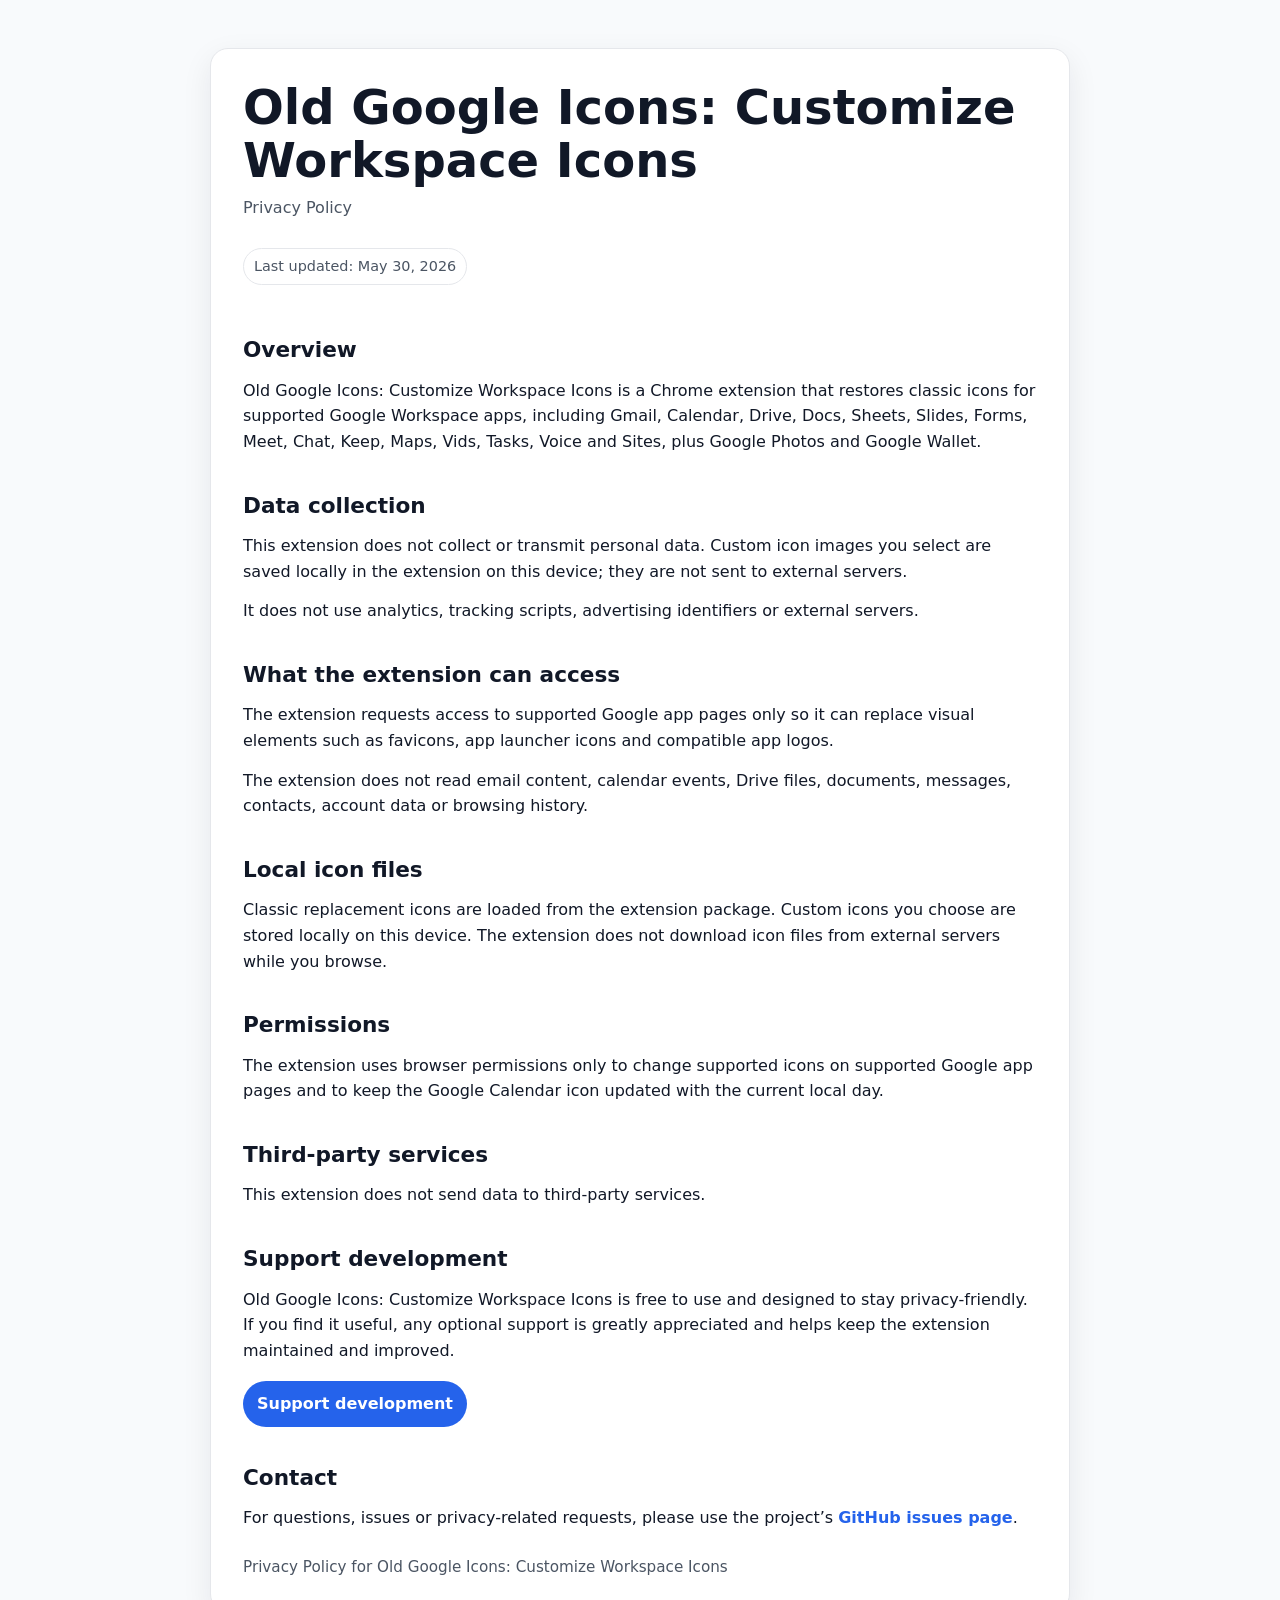
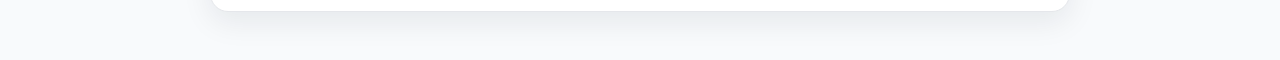
<file: index.html>
<!doctype html>
<html lang="en">
<head>
  <meta charset="utf-8">
  <meta name="viewport" content="width=device-width, initial-scale=1">
  <title>Old Google Icons: Customize Workspace Icons - Privacy Policy</title>
  <meta name="description" content="Privacy policy for Old Google Icons: Customize Workspace Icons, a Chrome extension that restores classic Google Workspace icons.">
  <style>
    :root {
      color-scheme: light dark;
      --bg: #f8fafc;
      --card: #ffffff;
      --text: #111827;
      --muted: #4b5563;
      --border: #e5e7eb;
      --accent: #2563eb;
    }

    @media (prefers-color-scheme: dark) {
      :root {
        --bg: #0b1220;
        --card: #111827;
        --text: #f9fafb;
        --muted: #cbd5e1;
        --border: #243244;
        --accent: #60a5fa;
      }
    }

    body {
      margin: 0;
      font-family: system-ui, -apple-system, BlinkMacSystemFont, "Segoe UI", sans-serif;
      background: var(--bg);
      color: var(--text);
      line-height: 1.6;
    }

    main {
      max-width: 860px;
      margin: 0 auto;
      padding: 48px 20px;
    }

    .card {
      background: var(--card);
      border: 1px solid var(--border);
      border-radius: 18px;
      padding: 32px;
      box-shadow: 0 10px 30px rgba(15, 23, 42, 0.08);
    }

    h1 {
      margin: 0 0 8px;
      font-size: clamp(2rem, 5vw, 3rem);
      line-height: 1.1;
    }

    h2 {
      margin-top: 34px;
      margin-bottom: 10px;
      font-size: 1.35rem;
    }

    p {
      margin: 0 0 14px;
    }

    .muted {
      color: var(--muted);
    }

    .badge {
      display: inline-block;
      margin-top: 14px;
      padding: 6px 10px;
      border: 1px solid var(--border);
      border-radius: 999px;
      color: var(--muted);
      font-size: 0.9rem;
    }


    a {
      color: var(--accent);
      font-weight: 650;
      text-decoration: none;
    }

    a:hover {
      text-decoration: underline;
    }

    .support-button {
      display: inline-flex;
      align-items: center;
      justify-content: center;
      margin-top: 4px;
      padding: 10px 14px;
      border-radius: 999px;
      background: var(--accent);
      color: white;
      font-weight: 700;
      text-decoration: none;
    }

    .support-button:hover {
      text-decoration: none;
      filter: brightness(0.96);
    }

    footer {
      margin-top: 24px;
      color: var(--muted);
      font-size: 0.95rem;
    }
  </style>
</head>
<body>
  <main>
    <section class="card">
      <h1>Old Google Icons: Customize Workspace Icons</h1>
      <p class="muted">Privacy Policy</p>
      <p class="badge">Last updated: May 30, 2026</p>

      <h2>Overview</h2>
      <p>
        Old Google Icons: Customize Workspace Icons is a Chrome extension that restores classic icons for supported Google Workspace apps, including Gmail, Calendar, Drive, Docs, Sheets, Slides, Forms, Meet, Chat, Keep, Maps, Vids, Tasks, Voice and Sites, plus Google Photos and Google Wallet.
      </p>

      <h2>Data collection</h2>
      <p>
        This extension does not collect or transmit personal data. Custom icon images you select are saved locally in the extension on this device; they are not sent to external servers.
      </p>
      <p>
        It does not use analytics, tracking scripts, advertising identifiers or external servers.
      </p>

      <h2>What the extension can access</h2>
      <p>
        The extension requests access to supported Google app pages only so it can replace visual elements such as favicons, app launcher icons and compatible app logos.
      </p>
      <p>
        The extension does not read email content, calendar events, Drive files, documents, messages, contacts, account data or browsing history.
      </p>

      <h2>Local icon files</h2>
      <p>
        Classic replacement icons are loaded from the extension package. Custom icons you choose are stored locally on this device. The extension does not download icon files from external servers while you browse.
      </p>

      <h2>Permissions</h2>
      <p>
        The extension uses browser permissions only to change supported icons on supported Google app pages and to keep the Google Calendar icon updated with the current local day.
      </p>

      <h2>Third-party services</h2>
      <p>
        This extension does not send data to third-party services.
      </p>


      <h2>Support development</h2>
      <p>
        Old Google Icons: Customize Workspace Icons is free to use and designed to stay privacy-friendly. If you find it useful, any optional support is greatly appreciated and helps keep the extension maintained and improved.
      </p>
      <p>
        <a class="support-button" href="https://buymeacoffee.com/openextensions" target="_blank" rel="noopener noreferrer">Support development</a>
      </p>

      <h2>Contact</h2>
      <p>
        For questions, issues or privacy-related requests, please use the project’s <a href="https://github.com/arturguasch/old-google-icons-for-workspace/issues" target="_blank" rel="noopener noreferrer">GitHub issues page</a>.
      </p>

      <footer>
        Privacy Policy for Old Google Icons: Customize Workspace Icons
      </footer>
    </section>
  </main>
</body>
</html>
</file>
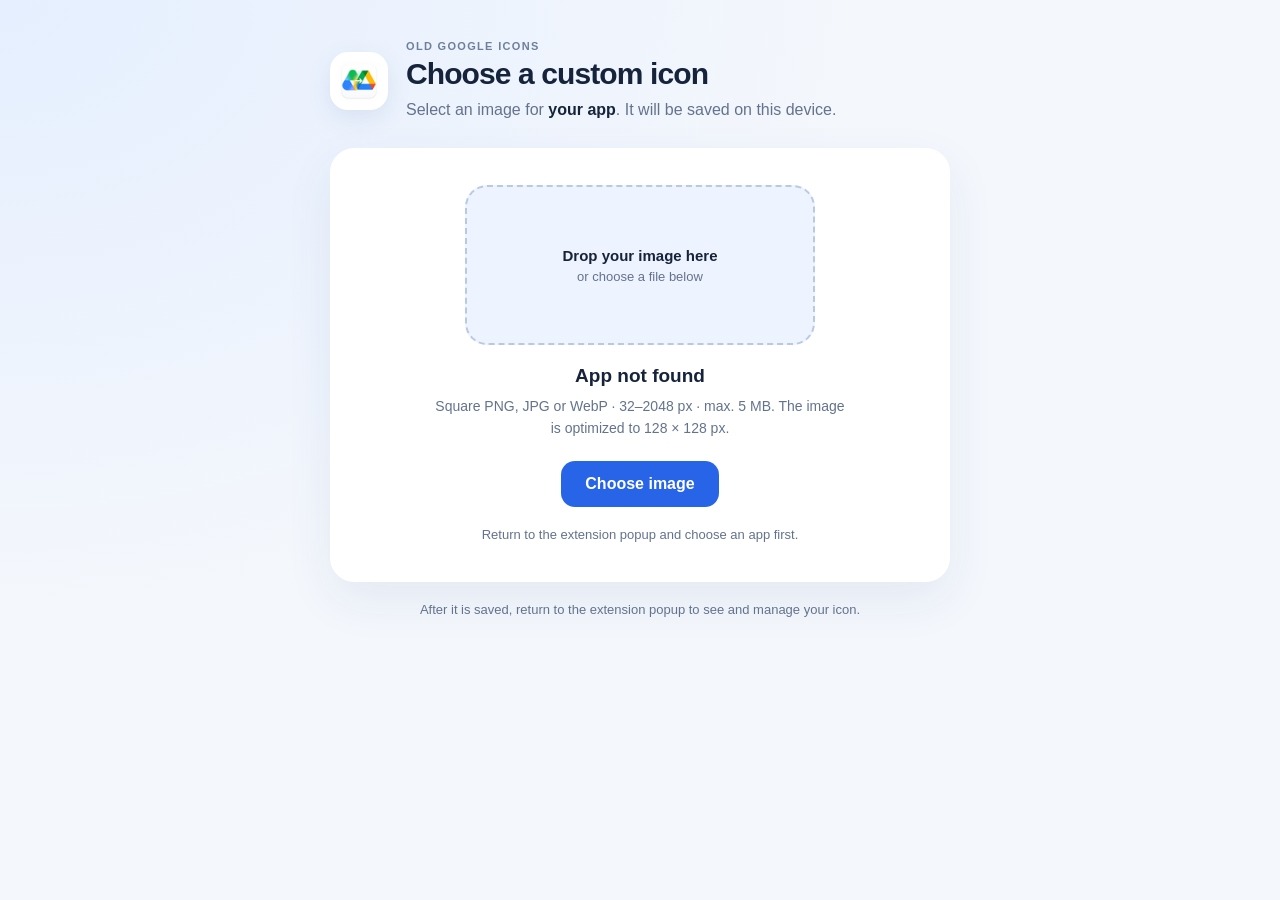
<file: custom-icon-upload.html>
<!doctype html>
<html lang="en">
<head>
  <meta charset="utf-8">
  <meta name="viewport" content="width=device-width, initial-scale=1">
  <title>Choose a custom icon · Old Google Icons</title>
  <link rel="stylesheet" href="custom-icon-upload.css">
</head>
<body>
  <main class="upload-page">
    <header class="brand">
      <img src="extension_icons/icon-48.png" alt="">
      <div>
        <p class="eyebrow">OLD GOOGLE ICONS</p>
        <h1>Choose a custom icon</h1>
        <p class="intro">Select an image for <strong id="appName">your app</strong>. It will be saved on this device.</p>
      </div>
    </header>

    <section class="upload-card" aria-labelledby="uploadTitle">
      <div id="dropZone" class="drop-zone" tabindex="0" role="button" aria-label="Drop an image here or choose a file">
        <img id="preview" alt="Preview of the selected icon" hidden>
        <span id="dropPrompt" class="drop-prompt"><strong>Drop your image here</strong><small>or choose a file below</small></span>
      </div>
      <h2 id="uploadTitle">Your image</h2>
      <p class="hint">Square PNG, JPG or WebP · 32–2048 px · max. 5 MB. The image is optimized to 128 × 128 px.</p>
      <label class="file-button" for="imageInput">Choose image</label>
      <input id="imageInput" type="file" accept="image/png,image/jpeg,image/webp">
      <p id="status" class="status" role="status" aria-live="polite">Your image stays in this browser and is not uploaded to a server.</p>
    </section>

    <p class="return-note">After it is saved, return to the extension popup to see and manage your icon.</p>
  </main>
  <script src="cwi-settings.js"></script>
  <script src="custom-icon-upload.js"></script>
</body>
</html>
</file>
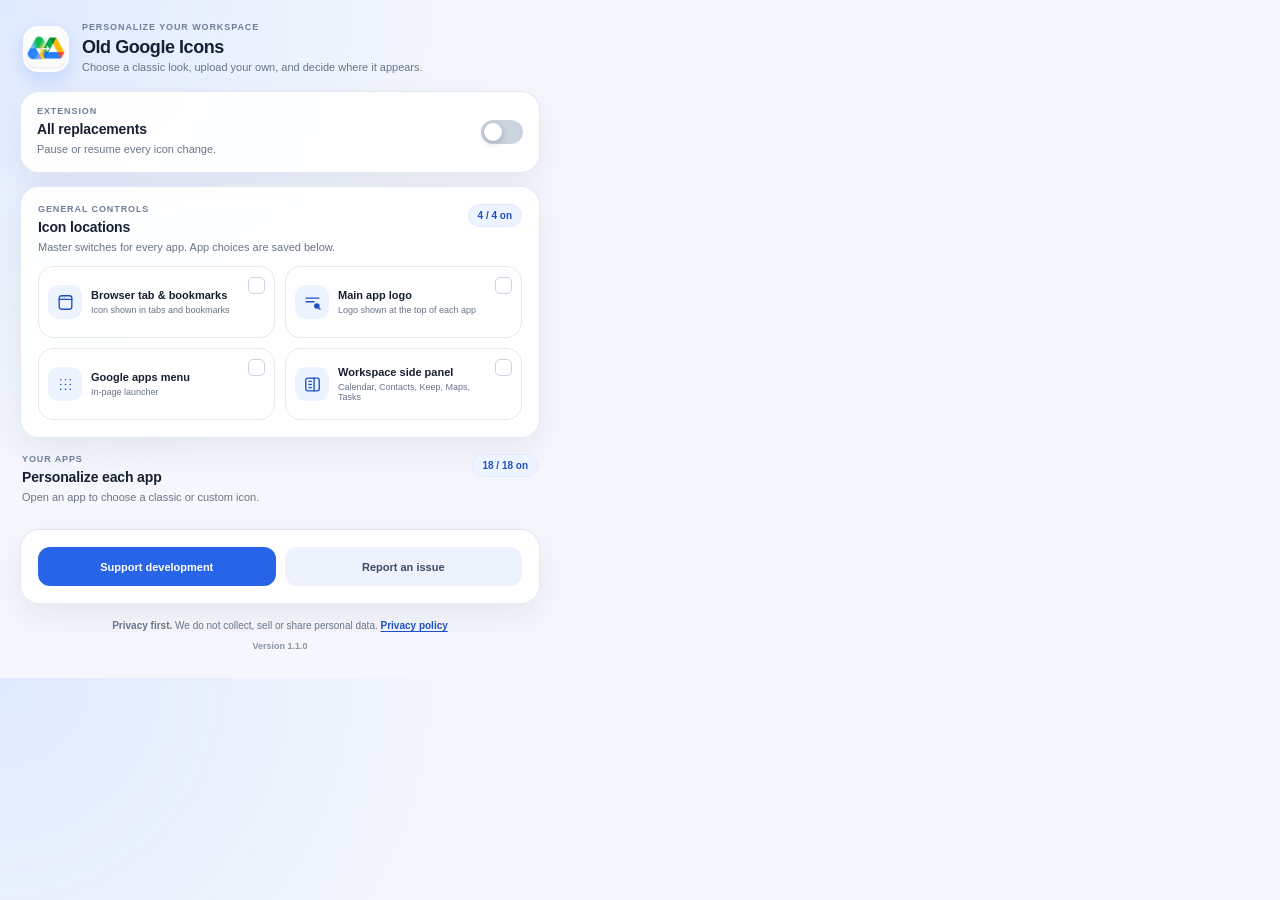
<file: popup.html>
<!doctype html>
<html lang="en">
<head>
  <meta charset="utf-8">
  <meta name="viewport" content="width=device-width, initial-scale=1">
  <title>Old Google Icons: Customize Workspace Icons</title>
  <link rel="stylesheet" href="popup.css">
</head>
<body>
  <main class="panel">
    <header class="hero">
      <img src="extension_icons/icon-48.png" alt="" class="hero-icon">
      <div class="hero-copy">
        <span class="eyebrow">PERSONALIZE YOUR WORKSPACE</span>
        <h1>Old Google Icons</h1>
        <p>Choose a classic look, upload your own, and decide where it appears.</p>
      </div>
    </header>

    <section class="card master-card" aria-labelledby="masterTitle">
      <div class="master-copy">
        <span class="section-kicker">EXTENSION</span>
        <h2 id="masterTitle">All replacements</h2>
        <p>Pause or resume every icon change.</p>
      </div>
      <label class="switch master-switch" aria-label="Enable all replacements">
        <input type="checkbox" id="masterToggle">
        <span></span>
      </label>
    </section>

    <section class="card surface-card" aria-labelledby="surfacesTitle">
      <div class="section-title">
        <div>
          <span class="section-kicker">GENERAL CONTROLS</span>
          <h2 id="surfacesTitle">Icon locations</h2>
          <p class="section-hint">Master switches for every app. App choices are saved below.</p>
        </div>
        <span class="count-badge" id="surfaceCount">4 / 4 on</span>
      </div>
      <div id="surfacesList" class="surface-grid">
        <label class="surface-option">
          <input type="checkbox" data-surface="favicon">
          <span class="surface-icon" aria-hidden="true">
            <svg viewBox="0 0 24 24"><rect x="4" y="3.5" width="16" height="17" rx="3"/><path d="M4 8h16"/><circle cx="8" cy="6" r=".6"/><circle cx="11" cy="6" r=".6"/></svg>
          </span>
          <span class="surface-copy"><strong>Browser tab &amp; bookmarks</strong><small>Icon shown in tabs and bookmarks</small></span>
          <span class="surface-check" aria-hidden="true"></span>
        </label>
        <label class="surface-option">
          <input type="checkbox" data-surface="header">
          <span class="surface-icon" aria-hidden="true">
            <svg viewBox="0 0 24 24"><path d="M4 6.5h16M4 11h10"/><circle cx="17.5" cy="16.5" r="3.5"/><path d="M20 19l1.5 1.5"/></svg>
          </span>
          <span class="surface-copy"><strong>Main app logo</strong><small>Logo shown at the top of each app</small></span>
          <span class="surface-check" aria-hidden="true"></span>
        </label>
        <label class="surface-option">
          <input type="checkbox" data-surface="launcher">
          <span class="surface-icon" aria-hidden="true">
            <svg viewBox="0 0 24 24"><circle cx="6" cy="6" r="1"/><circle cx="12" cy="6" r="1"/><circle cx="18" cy="6" r="1"/><circle cx="6" cy="12" r="1"/><circle cx="12" cy="12" r="1"/><circle cx="18" cy="12" r="1"/><circle cx="6" cy="18" r="1"/><circle cx="12" cy="18" r="1"/><circle cx="18" cy="18" r="1"/></svg>
          </span>
          <span class="surface-copy"><strong>Google apps menu</strong><small>In-page launcher</small></span>
          <span class="surface-check" aria-hidden="true"></span>
        </label>
        <label class="surface-option">
          <input type="checkbox" data-surface="sidePanel">
          <span class="surface-icon" aria-hidden="true">
            <svg viewBox="0 0 24 24"><rect x="3.5" y="4" width="17" height="16" rx="2.5"/><path d="M14 4v16M7.5 8h3M7.5 12h3M7.5 16h3"/></svg>
          </span>
          <span class="surface-copy"><strong>Workspace side panel</strong><small>Calendar, Contacts, Keep, Maps, Tasks</small></span>
          <span class="surface-check" aria-hidden="true"></span>
        </label>
      </div>
    </section>

    <section class="apps-section" aria-labelledby="appsTitle">
      <div class="section-title apps-title">
        <div>
          <span class="section-kicker">YOUR APPS</span>
          <h2 id="appsTitle">Personalize each app</h2>
          <p class="section-hint">Open an app to choose a classic or custom icon.</p>
        </div>
        <span class="count-badge" id="enabledCount">18 / 18 on</span>
      </div>
      <div id="appsList" class="apps-list"></div>
    </section>

    <section class="card links-card">
      <button type="button" id="supportButton" class="primary-button">Support development</button>
      <button type="button" id="reportButton" class="secondary-button">Report an issue</button>
    </section>

    <footer class="footer">
      <p class="privacy-copy"><strong>Privacy first.</strong> We do not collect, sell or share personal data. <a id="privacyLink" href="https://arturguasch.github.io/old-google-icons-for-workspace/" target="_blank" rel="noopener noreferrer">Privacy policy</a></p>
      <p class="version">Version <span id="versionText">1.1.0</span></p>
    </footer>
  </main>

  <script src="cwi-settings.js"></script>
  <script src="popup.js"></script>
</body>
</html>
</file>
<file: custom-icon-upload.css>
:root {
  color-scheme: light dark;
  --accent: #2864e8;
  --accent-soft: #edf3ff;
  --ink: #15233b;
  --muted: #63738e;
  --surface: #fff;
  --line: #dce5f4;
  font-family: Inter, "Segoe UI", Arial, sans-serif;
}

* { box-sizing: border-box; }

body {
  min-width: 320px;
  min-height: 100vh;
  margin: 0;
  padding: 40px 20px;
  color: var(--ink);
  background: radial-gradient(ellipse at top left, #e5efff 0, transparent 48%), #f4f7fc;
}

.upload-page { width: min(100%, 620px); margin: 0 auto; }
.brand { display: flex; align-items: center; gap: 18px; margin: 0 0 26px; }
.brand img { width: 58px; height: 58px; padding: 8px; border-radius: 18px; background: var(--surface); box-shadow: 0 8px 24px #234a871a; }
.eyebrow { margin: 0 0 5px; color: #6d7f9d; font-size: 11px; font-weight: 800; letter-spacing: .12em; }
h1 { margin: 0; font-size: clamp(22px, 5vw, 30px); letter-spacing: -.03em; }
.intro { margin: 7px 0 0; color: var(--muted); line-height: 1.5; }
.intro strong { color: var(--ink); }
.upload-card { padding: clamp(22px, 5vw, 36px); border: 1px solid #fff; border-radius: 24px; background: var(--surface); box-shadow: 0 18px 48px #234a8714; text-align: center; }
.drop-zone { display: flex; flex-direction: column; align-items: center; justify-content: center; gap: 8px; width: min(100%, 350px); min-height: 160px; margin: 0 auto 20px; padding: 18px; border: 2px dashed #b8c9e5; border-radius: 22px; background: var(--accent-soft); cursor: pointer; transition: border-color 150ms ease, background 150ms ease, transform 150ms ease; }
.drop-zone:hover, .drop-zone:focus-visible, .drop-zone.is-dragging { border-color: var(--accent); outline: none; background: color-mix(in srgb, var(--accent-soft), var(--accent) 9%); }
.drop-zone.is-dragging { transform: scale(1.015); }
.drop-zone img { width: 86px; height: 86px; object-fit: contain; }
body.is-logo-upload .drop-zone img { width: min(100%, 280px); height: 90px; }
.drop-prompt { display: flex; flex-direction: column; gap: 5px; color: var(--ink); }
.drop-prompt strong { font-size: 15px; }
.drop-prompt small { color: var(--muted); font-size: 13px; }
h2 { margin: 0; font-size: 19px; }
.hint { max-width: 420px; margin: 9px auto 22px; color: var(--muted); font-size: 14px; line-height: 1.55; }
.file-button { display: inline-flex; align-items: center; justify-content: center; min-height: 46px; padding: 0 24px; border-radius: 14px; color: #fff; background: var(--accent); font-weight: 750; cursor: pointer; }
.file-button:hover { background: #1e54cd; }
#imageInput { position: absolute; width: 1px; height: 1px; overflow: hidden; clip-path: inset(50%); white-space: nowrap; }
.drop-zone:focus-visible { box-shadow: 0 0 0 3px #2864e833; }
.status { margin: 18px 0 0; color: var(--muted); font-size: 13px; line-height: 1.5; }
.status.is-error { color: #b42318; }
.status.is-success { color: #18794e; font-weight: 700; }
.return-note { margin: 18px 8px 0; color: var(--muted); font-size: 13px; line-height: 1.5; text-align: center; }

@media (prefers-color-scheme: dark) {
  :root { --ink: #e7edf8; --muted: #a4b2ca; --surface: #1d2a40; --line: #354762; --accent-soft: #263956; }
  body { background: radial-gradient(ellipse at top left, #223657 0, transparent 48%), #111a29; }
  .brand img { background: #fff; }
  .upload-card { border-color: #2b3b53; }
  .drop-zone { border-color: #425775; }
  .status.is-error { color: #ff9b91; }
  .status.is-success { color: #65d6a0; }
}
</file>
<file: popup.css>
:root {
  color-scheme: light;
  --bg: #f5f7fc;
  --card: #ffffff;
  --text: #172033;
  --muted: #68748a;
  --line: #e3e8f1;
  --accent: #2864e8;
  --accent-dark: #1d4fc4;
  --soft: #eef4ff;
  --soft-green: #effaf5;
  --shadow: 0 12px 32px rgba(37, 55, 91, 0.08);
}

* {
  box-sizing: border-box;
}

body {
  width: 560px;
  min-width: 520px;
  margin: 0;
  background:
    radial-gradient(circle at 0 0, rgba(221, 233, 255, 0.9), transparent 34%),
    var(--bg);
  color: var(--text);
  font-family: Inter, "Google Sans", Roboto, Arial, sans-serif;
  font-size: 13px;
}

button,
input {
  font: inherit;
}

.panel {
  padding: 20px;
}

.hero {
  display: flex;
  align-items: center;
  gap: 13px;
  padding: 2px 3px 15px;
}

.hero-icon {
  width: 46px;
  height: 46px;
  flex: 0 0 auto;
  border-radius: 15px;
  box-shadow: 0 8px 18px rgba(37, 99, 235, 0.16);
}

.hero-copy {
  min-width: 0;
}

.eyebrow,
.section-kicker {
  display: block;
  color: #71809a;
  font-size: 9px;
  font-weight: 800;
  letter-spacing: 0.1em;
  line-height: 1.2;
}

h1,
h2,
p {
  margin: 0;
}

h1 {
  margin-top: 4px;
  font-size: 18px;
  line-height: 1.15;
  letter-spacing: -0.025em;
}

h2 {
  margin-top: 4px;
  font-size: 14px;
  line-height: 1.2;
  letter-spacing: -0.01em;
}

.hero p,
.master-copy p,
.section-hint,
.footer {
  color: var(--muted);
  font-size: 11px;
  line-height: 1.45;
}

.hero p {
  margin-top: 3px;
}

.card {
  margin-bottom: 13px;
  padding: 17px;
  border: 1px solid rgba(226, 232, 242, 0.95);
  border-radius: 19px;
  background: rgba(255, 255, 255, 0.94);
  box-shadow: var(--shadow);
}

.master-card,
.section-title,
.app-row {
  display: flex;
  align-items: center;
  justify-content: space-between;
  gap: 12px;
}

.master-card {
  min-height: 75px;
  padding: 14px 16px;
}

.master-copy h2 {
  margin-top: 4px;
}

.master-copy p {
  margin-top: 4px;
}

.section-title {
  align-items: flex-start;
  margin-bottom: 11px;
}

.section-title > div {
  min-width: 0;
}

.section-hint {
  margin-top: 4px;
}

.count-badge {
  flex: 0 0 auto;
  padding: 5px 9px;
  border: 1px solid #e0eaff;
  border-radius: 999px;
  background: var(--soft);
  color: var(--accent-dark);
  font-size: 10px;
  font-weight: 800;
  white-space: nowrap;
}

.surface-grid {
  display: grid;
  grid-template-columns: repeat(2, minmax(0, 1fr));
  gap: 10px;
}

.surface-option {
  position: relative;
  display: flex;
  min-height: 72px;
  align-items: center;
  gap: 9px;
  padding: 9px 30px 9px 9px;
  border: 1px solid var(--line);
  border-radius: 15px;
  background: #fff;
  cursor: pointer;
  transition: border-color 150ms ease, background 150ms ease, transform 150ms ease;
}

.surface-option:hover {
  transform: translateY(-1px);
  border-color: #c4d7ff;
}

.surface-option:has(input:checked) {
  border-color: #c6d8ff;
  background: #f9fbff;
}

.surface-option input {
  position: absolute;
  top: 10px;
  right: 9px;
  width: 17px;
  height: 17px;
  margin: 0;
  appearance: none;
  border: 1.5px solid #c9d2e1;
  border-radius: 5px;
  background: #fff;
  cursor: pointer;
}

.surface-option input:checked {
  border-color: var(--accent);
  background: var(--accent);
}

.surface-option input:checked::after {
  position: absolute;
  top: 1px;
  left: 4px;
  width: 5px;
  height: 9px;
  border: solid #fff;
  border-width: 0 2px 2px 0;
  content: "";
  transform: rotate(45deg);
}

.surface-option input:focus-visible,
.app-surface-option input:focus-visible {
  outline: 2px solid var(--accent);
  outline-offset: 3px;
}

.surface-icon {
  display: grid;
  width: 34px;
  height: 34px;
  flex: 0 0 auto;
  place-items: center;
  border-radius: 11px;
  background: var(--soft);
  color: var(--accent-dark);
}

.surface-icon svg {
  width: 19px;
  height: 19px;
  fill: none;
  stroke: currentColor;
  stroke-linecap: round;
  stroke-linejoin: round;
  stroke-width: 1.7;
}

.surface-icon svg circle {
  fill: currentColor;
  stroke: none;
}

.surface-copy,
.app-identity-copy,
.app-surface-copy {
  display: grid;
  min-width: 0;
  gap: 3px;
}

.surface-copy strong {
  font-size: 11px;
  line-height: 1.15;
}

.surface-copy small {
  overflow: hidden;
  color: var(--muted);
  font-size: 9px;
  line-height: 1.2;
  text-overflow: ellipsis;
}

.switch {
  position: relative;
  display: inline-flex;
  width: 42px;
  height: 24px;
  flex: 0 0 auto;
}

.switch input {
  position: absolute;
  width: 1px;
  height: 1px;
  opacity: 0;
}

.switch > span {
  width: 100%;
  height: 100%;
  border-radius: 999px;
  background: #cbd3df;
  cursor: pointer;
  transition: background 160ms ease, box-shadow 160ms ease;
}

.switch > span::after {
  position: absolute;
  top: 3px;
  left: 3px;
  width: 18px;
  height: 18px;
  border-radius: 50%;
  background: #fff;
  box-shadow: 0 2px 6px rgba(20, 35, 65, 0.24);
  content: "";
  transition: transform 160ms ease;
}

.switch input:checked + span {
  background: var(--accent);
  box-shadow: 0 0 0 3px rgba(40, 100, 232, 0.1);
}

.switch input:checked + span::after {
  transform: translateX(18px);
}

.switch input:focus-visible + span {
  outline: 2px solid var(--accent);
  outline-offset: 3px;
}

.apps-section {
  margin: 16px 0 12px;
}

.apps-title {
  padding: 0 2px;
}

.apps-list {
  display: grid;
  grid-template-columns: repeat(2, minmax(0, 1fr));
  align-items: start;
  gap: 10px;
}

.app-card {
  min-width: 0;
  overflow: hidden;
  border: 1px solid var(--line);
  border-radius: 15px;
  background: var(--card);
  transition: border-color 150ms ease, box-shadow 150ms ease, opacity 150ms ease;
}

.app-card:hover {
  border-color: #c8d8f7;
}

.app-card.is-open {
  grid-column: 1 / -1;
  border-color: #b8cdf6;
  box-shadow: 0 8px 20px rgba(37, 75, 143, 0.08);
}

.app-card.has-open-design-menu {
  position: relative;
  z-index: 5;
  overflow: visible;
}

.app-card[data-enabled="false"] .app-identity-copy,
.app-card[data-enabled="false"] .app-icon {
  opacity: 0.55;
}

.app-row {
  min-height: 55px;
  gap: 7px;
  padding: 7px 8px 7px 10px;
}

.app-identity {
  display: flex;
  min-width: 0;
  flex: 1 1 auto;
  align-items: center;
  gap: 8px;
  padding: 0;
  border: 0;
  background: transparent;
  color: inherit;
  text-align: left;
  cursor: pointer;
}

.app-identity.is-static {
  cursor: default;
}

.app-identity:focus-visible {
  border-radius: 8px;
  outline: 2px solid var(--accent);
  outline-offset: 3px;
}

.app-icon {
  width: 24px;
  height: 24px;
  flex: 0 0 auto;
  object-fit: contain;
}

.app-identity-copy {
  overflow: hidden;
  gap: 2px;
}

.app-identity-copy strong {
  overflow: hidden;
  font-size: 11px;
  line-height: 1.15;
  text-overflow: ellipsis;
  white-space: nowrap;
}

.app-identity-copy small {
  overflow: hidden;
  color: var(--muted);
  font-size: 9px;
  line-height: 1.15;
  text-overflow: ellipsis;
  white-space: nowrap;
}

.app-chevron {
  width: 7px;
  height: 7px;
  flex: 0 0 auto;
  margin-left: auto;
  border-right: 1.5px solid #8b97ab;
  border-bottom: 1.5px solid #8b97ab;
  transform: rotate(45deg) translateY(-2px);
  transition: transform 150ms ease;
}

.app-identity[aria-expanded="true"] .app-chevron {
  transform: rotate(225deg) translate(-2px, -1px);
}

.app-switch {
  width: 38px;
  height: 22px;
}

.app-switch > span::after {
  width: 16px;
  height: 16px;
}

.app-switch input:checked + span::after {
  transform: translateX(16px);
}

.domain-warning {
  display: none;
  flex: 0 0 auto;
  margin: 0 auto;
  padding: 6px 9px;
  border: 1px solid #f0d78b;
  border-radius: 8px;
  background: #fff8df;
  color: #765500;
  font-size: 9px;
  font-weight: 750;
  line-height: 1.2;
  white-space: nowrap;
}

.app-card.is-open .domain-warning {
  display: block;
}

.app-details {
  padding: 0 10px 11px;
  border-top: 1px solid #edf0f6;
}

.app-details[hidden] {
  display: none;
}

.app-location-hint {
  margin: 8px 1px 0;
  color: var(--muted);
  font-size: 11px;
  line-height: 1.4;
}

.icon-design-options {
  display: grid;
  grid-template-columns: minmax(0, 1fr) minmax(0, 1fr);
  gap: 9px;
  margin: 10px 0 3px;
}

.icon-design-options.single-design-option {
  grid-template-columns: minmax(0, 1fr);
}

.icon-design-card {
  min-width: 0;
  padding: 11px;
  border: 1px solid #e3e9f4;
  border-radius: 13px;
  background: linear-gradient(145deg, #fff, #f8faff);
}

.classic-design-card {
  position: relative;
  z-index: 2;
}

.design-label {
  display: block;
  margin-bottom: 7px;
  color: #53627a;
  font-size: 10px;
  font-weight: 800;
}

.design-picker {
  position: relative;
}

.design-select-trigger {
  display: flex;
  width: 100%;
  min-height: 40px;
  align-items: center;
  justify-content: space-between;
  gap: 8px;
  padding: 8px 10px;
  border: 1px solid #dbe4f3;
  border-radius: 10px;
  background: #fff;
  color: var(--text);
  font-size: 11px;
  font-weight: 700;
  cursor: pointer;
  text-align: left;
  transition: border-color 140ms ease, box-shadow 140ms ease, background 140ms ease;
}

.design-select-trigger:hover,
.design-picker.is-open .design-select-trigger {
  border-color: #a9c2f8;
  background: #fbfdff;
}

.design-select-trigger:focus-visible,
.custom-upload-button:focus-visible,
.custom-remove-button:focus-visible,
.design-menu-option:focus-visible {
  outline: 2px solid var(--accent);
  outline-offset: 2px;
}

.design-trigger-text {
  min-width: 0;
  overflow: hidden;
  text-overflow: ellipsis;
  white-space: nowrap;
}

.design-chevron {
  width: 8px;
  height: 8px;
  flex: 0 0 auto;
  border-right: 1.7px solid #66758d;
  border-bottom: 1.7px solid #66758d;
  transform: rotate(45deg) translateY(-2px);
  transition: transform 140ms ease;
}

.design-picker.is-open .design-chevron {
  transform: rotate(225deg) translate(-1px, -1px);
}

.design-menu {
  position: absolute;
  z-index: 8;
  top: calc(100% + 5px);
  right: 0;
  left: 0;
  max-height: 210px;
  overflow-y: auto;
  padding: 4px;
  border: 1px solid #dfe6f1;
  border-radius: 11px;
  background: #fff;
  box-shadow: 0 12px 28px rgba(30, 49, 84, 0.16);
}

.design-menu[hidden] {
  display: none;
}

.design-menu-option {
  display: block;
  width: 100%;
  padding: 9px 10px;
  border: 0;
  border-radius: 7px;
  background: transparent;
  color: #34415a;
  font-size: 11px;
  font-weight: 650;
  cursor: pointer;
  text-align: left;
}

.design-menu-option:hover {
  background: #f2f6ff;
}

.design-menu-option[aria-selected="true"] {
  background: #eaf1ff;
  color: #1d55ce;
  font-weight: 800;
}

.custom-design-heading {
  display: flex;
  min-width: 0;
  align-items: center;
  gap: 9px;
}

.custom-design-preview {
  width: 34px;
  height: 34px;
  flex: 0 0 auto;
  object-fit: contain;
  padding: 4px;
  border: 1px solid #e6ebf4;
  border-radius: 10px;
  background: white;
}

.custom-logo-card .custom-design-preview {
  width: 88px;
  height: 30px;
  padding: 2px 5px;
  border-radius: 8px;
}

.custom-design-card:not(.has-custom-icon) .custom-design-preview {
  display: none;
}

.custom-title-wrap {
  display: grid;
  min-width: 0;
  gap: 3px;
}

.custom-title-wrap strong {
  font-size: 11px;
  line-height: 1.2;
}

.custom-design-status {
  overflow: hidden;
  color: var(--muted);
  font-size: 9px;
  line-height: 1.2;
  text-overflow: ellipsis;
  white-space: nowrap;
}

.custom-design-status.is-selected {
  color: #1c8b5e;
  font-weight: 750;
}

.custom-design-actions {
  display: flex;
  align-items: center;
  justify-content: space-between;
  gap: 9px;
  margin-top: 8px;
}

.custom-upload-button,
.custom-remove-button {
  min-height: 31px;
  padding: 6px 9px;
  border: 1px solid #d9e3f4;
  border-radius: 8px;
  background: #fff;
  color: #284c94;
  font-size: 10px;
  font-weight: 750;
  cursor: pointer;
}

.custom-upload-button:hover,
.custom-remove-button:hover {
  border-color: #b8cdf6;
  background: #f5f8ff;
}

.custom-upload-button:disabled {
  opacity: 0.6;
  cursor: wait;
}

.custom-file-input {
  display: none;
}

.custom-use-label {
  position: relative;
  display: inline-flex;
  width: 39px;
  height: 23px;
  flex: 0 0 auto;
  cursor: pointer;
}

.custom-use-input {
  position: absolute;
  width: 1px;
  height: 1px;
  opacity: 0;
}

.custom-use-track {
  width: 39px;
  height: 23px;
  border-radius: 999px;
  background: #d5dce8;
  transition: background 150ms ease;
}

.custom-use-track::after {
  position: absolute;
  top: 3px;
  left: 3px;
  width: 17px;
  height: 17px;
  border-radius: 50%;
  background: white;
  box-shadow: 0 1px 3px rgba(20, 33, 58, 0.25);
  content: "";
  transition: transform 150ms ease;
}

.custom-use-input:checked + .custom-use-track {
  background: var(--accent);
}

.custom-use-input:checked + .custom-use-track::after {
  transform: translateX(16px);
}

.custom-use-input:focus-visible + .custom-use-track {
  outline: 2px solid var(--accent);
  outline-offset: 2px;
}

.custom-use-input:disabled + .custom-use-track {
  opacity: 0.5;
  cursor: not-allowed;
}

.custom-design-hint,
.custom-design-message {
  display: block;
  margin-top: 7px;
  color: var(--muted);
  font-size: 9px;
  line-height: 1.3;
}

.custom-design-message:empty {
  display: none;
}

.custom-design-message.is-error {
  color: #b42318;
  font-weight: 700;
}

.custom-remove-button {
  margin-top: 7px;
  min-height: 25px;
  padding: 4px 7px;
  color: #6d7788;
  font-size: 9px;
}

.custom-remove-button[hidden] {
  display: none;
}

.custom-design-card.is-active {
  border-color: #b6dccb;
  background: linear-gradient(145deg, #fff, #f3fbf7);
}

.details-title {
  padding: 9px 1px 7px;
  color: var(--muted);
  font-size: 10px;
  font-weight: 700;
}

.app-surface-grid {
  display: grid;
  grid-template-columns: repeat(2, minmax(0, 1fr));
  gap: 6px;
}

.app-surface-option {
  display: flex;
  min-width: 0;
  min-height: 42px;
  align-items: center;
  gap: 7px;
  padding: 6px 8px;
  border: 1px solid #e8edf5;
  border-radius: 11px;
  background: #fbfcfe;
  cursor: pointer;
}

.app-surface-option:has(input:checked) {
  border-color: #d2e1ff;
  background: #f5f8ff;
}

.app-surface-option.is-unavailable {
  background: #f6f7f9;
  color: #9aa4b3;
  cursor: not-allowed;
}

.app-surface-option input {
  width: 15px;
  height: 15px;
  flex: 0 0 auto;
  margin: 0;
  accent-color: var(--accent);
  cursor: pointer;
}

.app-surface-option input:disabled {
  cursor: not-allowed;
}

.app-surface-icon {
  display: grid;
  width: 18px;
  height: 18px;
  flex: 0 0 auto;
  place-items: center;
  color: #66758d;
}

.app-surface-icon svg {
  width: 16px;
  height: 16px;
  fill: none;
  stroke: currentColor;
  stroke-linecap: round;
  stroke-linejoin: round;
  stroke-width: 1.7;
}

.app-surface-icon svg circle {
  fill: currentColor;
  stroke: none;
}

.app-surface-copy {
  overflow: hidden;
  gap: 2px;
}

.app-surface-copy strong {
  overflow: hidden;
  font-size: 10px;
  line-height: 1.15;
  text-overflow: ellipsis;
  white-space: nowrap;
}

.app-surface-copy small {
  overflow: hidden;
  color: var(--muted);
  font-size: 9px;
  line-height: 1.1;
  text-overflow: ellipsis;
  white-space: nowrap;
}

.is-unavailable .app-surface-copy small {
  color: #929eae;
}

.is-unavailable .app-surface-icon {
  color: #9aa4b3;
}

.links-card {
  display: grid;
  grid-template-columns: 1fr 1fr;
  gap: 9px;
}

button.primary-button,
button.secondary-button {
  min-height: 39px;
  padding: 9px 11px;
  border: 0;
  border-radius: 12px;
  font-size: 11px;
  font-weight: 750;
  cursor: pointer;
  transition: background 150ms ease, transform 150ms ease;
}

button.primary-button {
  background: var(--accent);
  color: #fff;
}

button.primary-button:hover {
  background: var(--accent-dark);
  transform: translateY(-1px);
}

button.secondary-button {
  background: #edf2fc;
  color: #3c4b66;
}

button.secondary-button:hover {
  background: #e3eaf8;
  transform: translateY(-1px);
}

.footer {
  padding: 2px 4px 5px;
  text-align: center;
  font-size: 10px;
}

.footer a {
  color: var(--accent-dark);
  font-weight: 700;
  text-decoration-thickness: 1px;
  text-underline-offset: 2px;
}

.version {
  margin-top: 6px;
  color: #8994a7;
  font-size: 9px;
  font-weight: 700;
}

@media (max-width: 430px) {
  .panel {
    padding: 12px;
  }

  .surface-grid,
  .apps-list {
    grid-template-columns: 1fr;
  }

  .app-card.is-open {
    grid-column: auto;
  }
}
</file>
